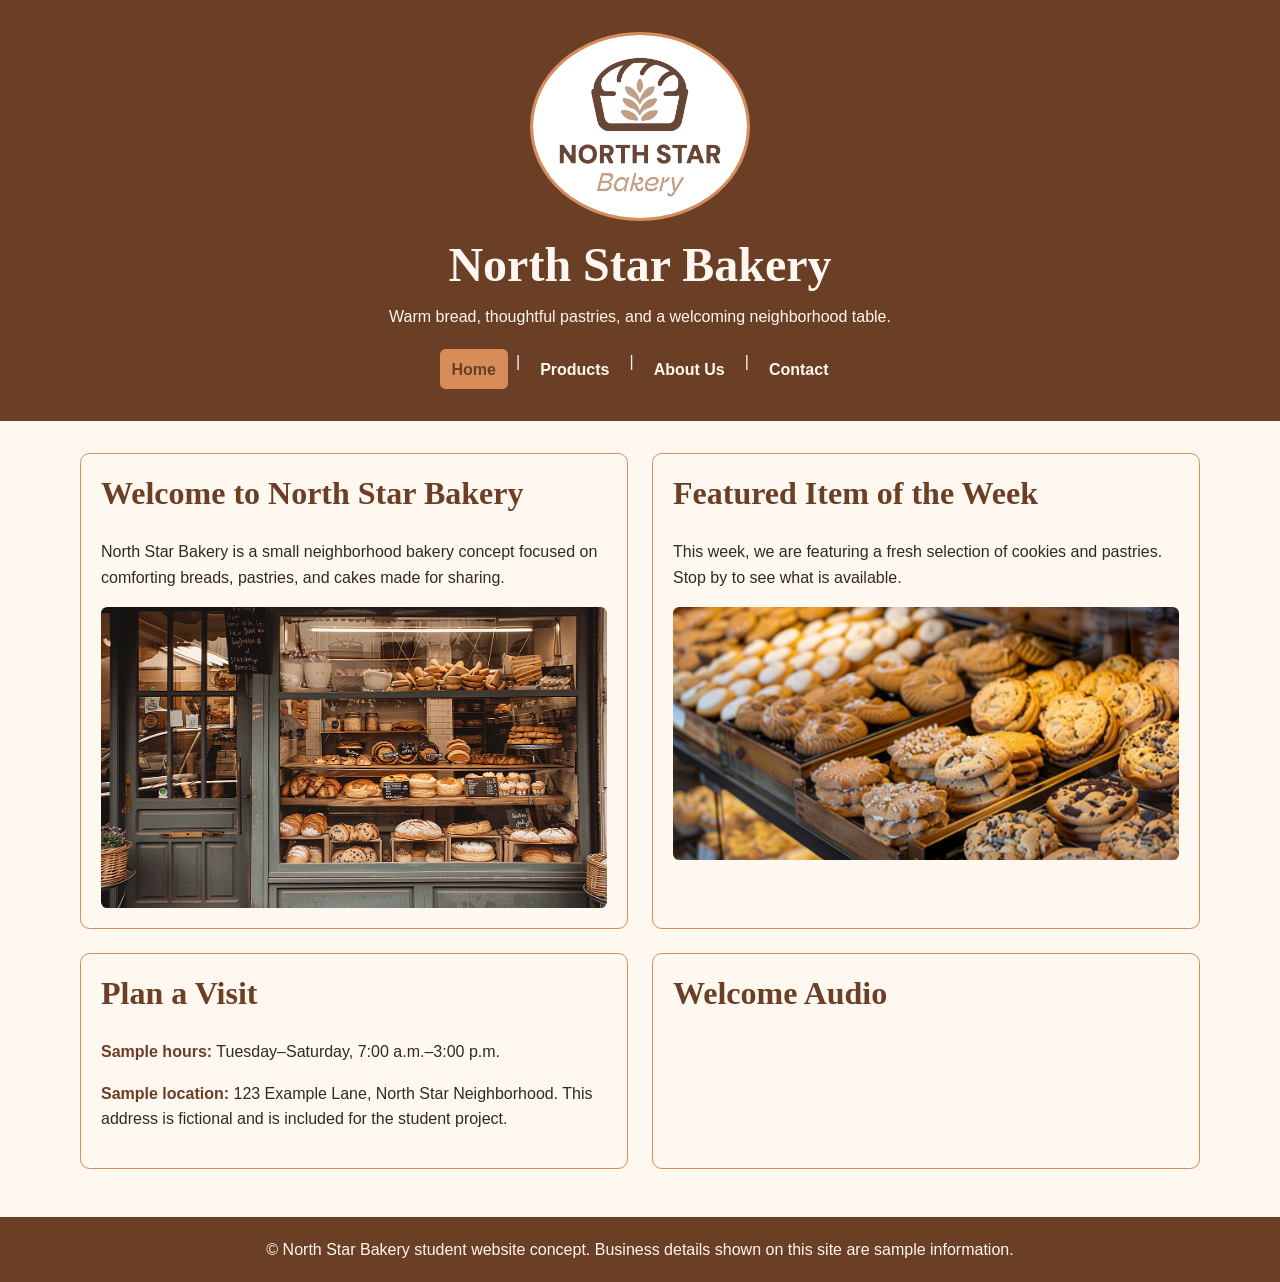
<file: index.html>
<!DOCTYPE html>
<html lang="en">
<head>
  <meta charset="UTF-8">
  <meta name="viewport" content="width=device-width, initial-scale=1.0">
  <title>North Star Bakery | Home</title>
  <link rel="stylesheet" href="style.css">
</head>
<body>
  <header>
    <img src="assets/bakery-logo_c.png" alt="North Star Bakery logo" width="220">
    <h1>North Star Bakery</h1>
    <p>Warm bread, thoughtful pastries, and a welcoming neighborhood table.</p>
    <nav aria-label="Main navigation">
      <a href="index.html" aria-current="page">Home</a> |
      <a href="products.html">Products</a> |
      <a href="about.html">About Us</a> |
      <a href="contact.html">Contact</a>
    </nav>
  </header>

  <main>
    <section>
      <h2>Welcome to North Star Bakery</h2>
      <p>North Star Bakery is a small neighborhood bakery concept focused on comforting breads, pastries, and cakes made for sharing.</p>
      <img src="assets/bakery-storefront_c.png" alt="Front view of the North Star Bakery storefront" width="800">
    </section>

    <section>
      <h2>Featured Item of the Week</h2>
      <p>This week, we are featuring a fresh selection of cookies and pastries. Stop by to see what is available.</p>
      <picture>
        <source media="(max-width: 600px)" srcset="assets/bakery-feature-small_c.png">
        <source media="(min-width: 601px)" srcset="assets/bakery-feature-large_c.png">
        <img src="assets/bakery-feature-large_c.png" alt="Assortment of freshly baked cookies and pastries in wooden display trays" width="1200">
      </picture>
    </section>

    <section>
      <h2>Plan a Visit</h2>
      <p><strong>Sample hours:</strong> Tuesday–Saturday, 7:00 a.m.–3:00 p.m.</p>
      <p><strong>Sample location:</strong> 123 Example Lane, North Star Neighborhood. This address is fictional and is included for the student project.</p>
    </section>

    <section>
      <h2>Welcome Audio</h2>
      <audio controls>
        <source src="assets/bakery-welcome-mixed_c.mp3" type="audio/mpeg">
        Your browser does not support HTML5 audio. The welcome recording is available as part of the website assets.
      </audio>
    </section>
  </main>

  <footer>
    <p>&copy; North Star Bakery student website concept. Business details shown on this site are sample information.</p>
  </footer>
</body>
</html>
</file>
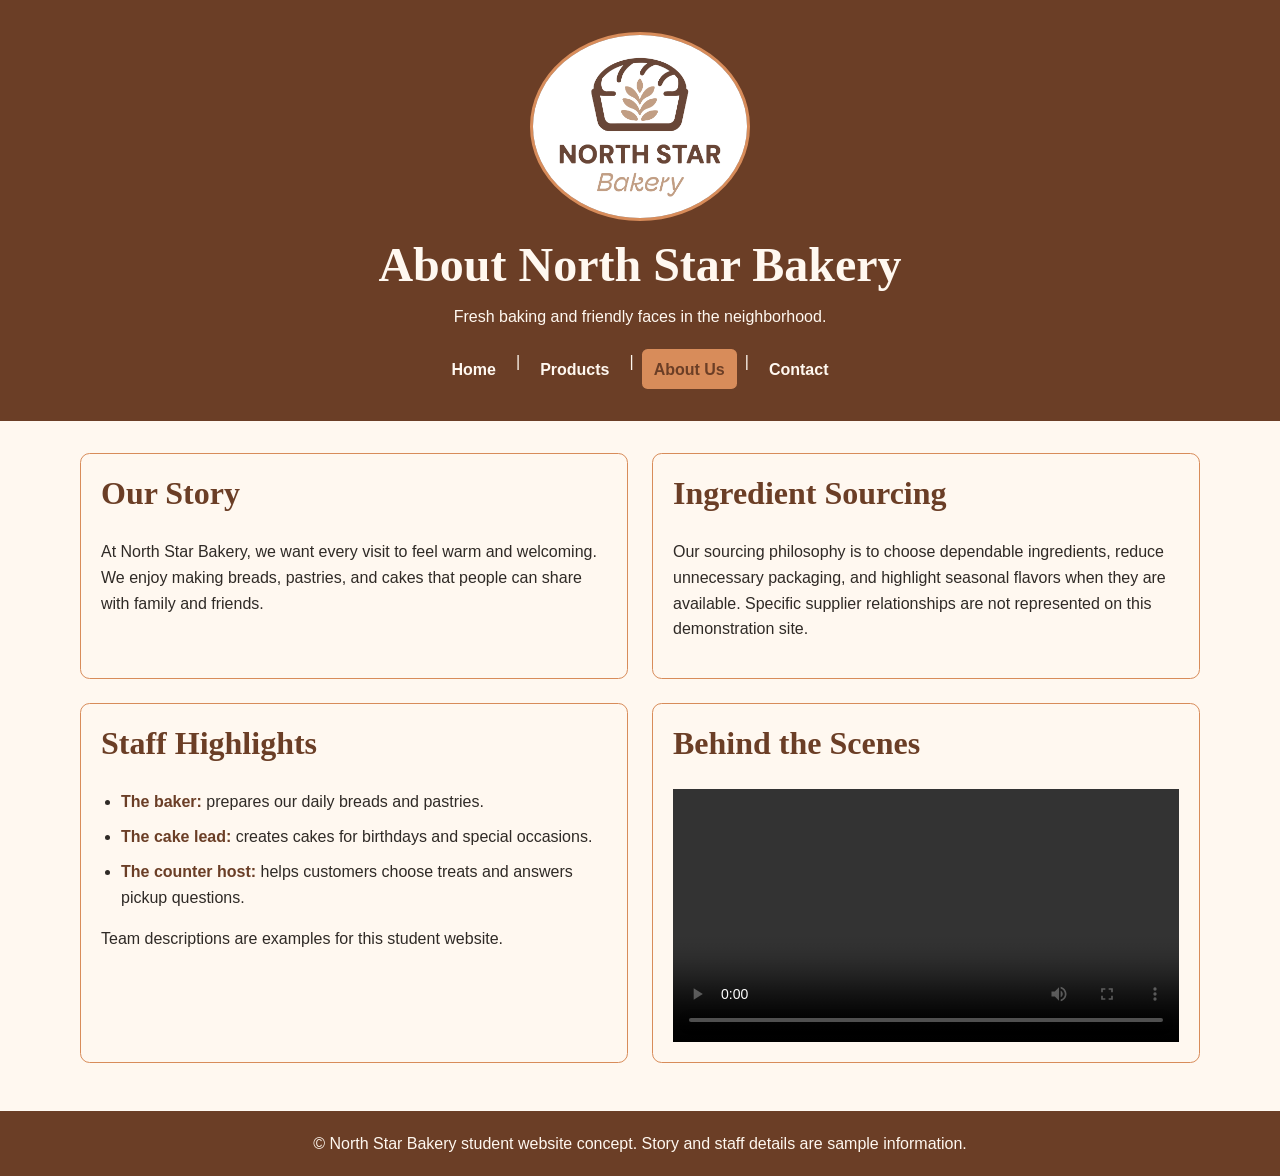
<file: about.html>
<!DOCTYPE html>
<html lang="en">
<head>
  <meta charset="UTF-8">
  <meta name="viewport" content="width=device-width, initial-scale=1.0">
  <title>North Star Bakery | About Us</title>
  <link rel="stylesheet" href="style.css">
</head>
<body>
  <header>
    <img src="assets/bakery-logo_c.png" alt="North Star Bakery logo" width="220">
    <h1>About North Star Bakery</h1>
    <p>Fresh baking and friendly faces in the neighborhood.</p>
    <nav aria-label="Main navigation">
      <a href="index.html">Home</a> |
      <a href="products.html">Products</a> |
      <a href="about.html" aria-current="page">About Us</a> |
      <a href="contact.html">Contact</a>
    </nav>
  </header>

  <main>
    <section>
      <h2>Our Story</h2>
      <p>At North Star Bakery, we want every visit to feel warm and welcoming. We enjoy making breads, pastries, and cakes that people can share with family and friends.</p>
    </section>

    <section>
      <h2>Ingredient Sourcing</h2>
      <p>Our sourcing philosophy is to choose dependable ingredients, reduce unnecessary packaging, and highlight seasonal flavors when they are available. Specific supplier relationships are not represented on this demonstration site.</p>
    </section>

    <section>
      <h2>Staff Highlights</h2>
      <ul>
        <li><strong>The baker:</strong> prepares our daily breads and pastries.</li>
        <li><strong>The cake lead:</strong> creates cakes for birthdays and special occasions.</li>
        <li><strong>The counter host:</strong> helps customers choose treats and answers pickup questions.</li>
      </ul>
      <p>Team descriptions are examples for this student website.</p>
    </section>

    <section>
      <h2>Behind the Scenes</h2>
      <video controls width="800">
        <source src="assets/bakery-behind-scenes_c.mp4" type="video/mp4">
        Your browser does not support HTML5 video. The behind-the-scenes video is available as part of the website assets.
      </video>
    </section>
  </main>

  <footer>
    <p>&copy; North Star Bakery student website concept. Story and staff details are sample information.</p>
  </footer>
</body>
</html>
</file>
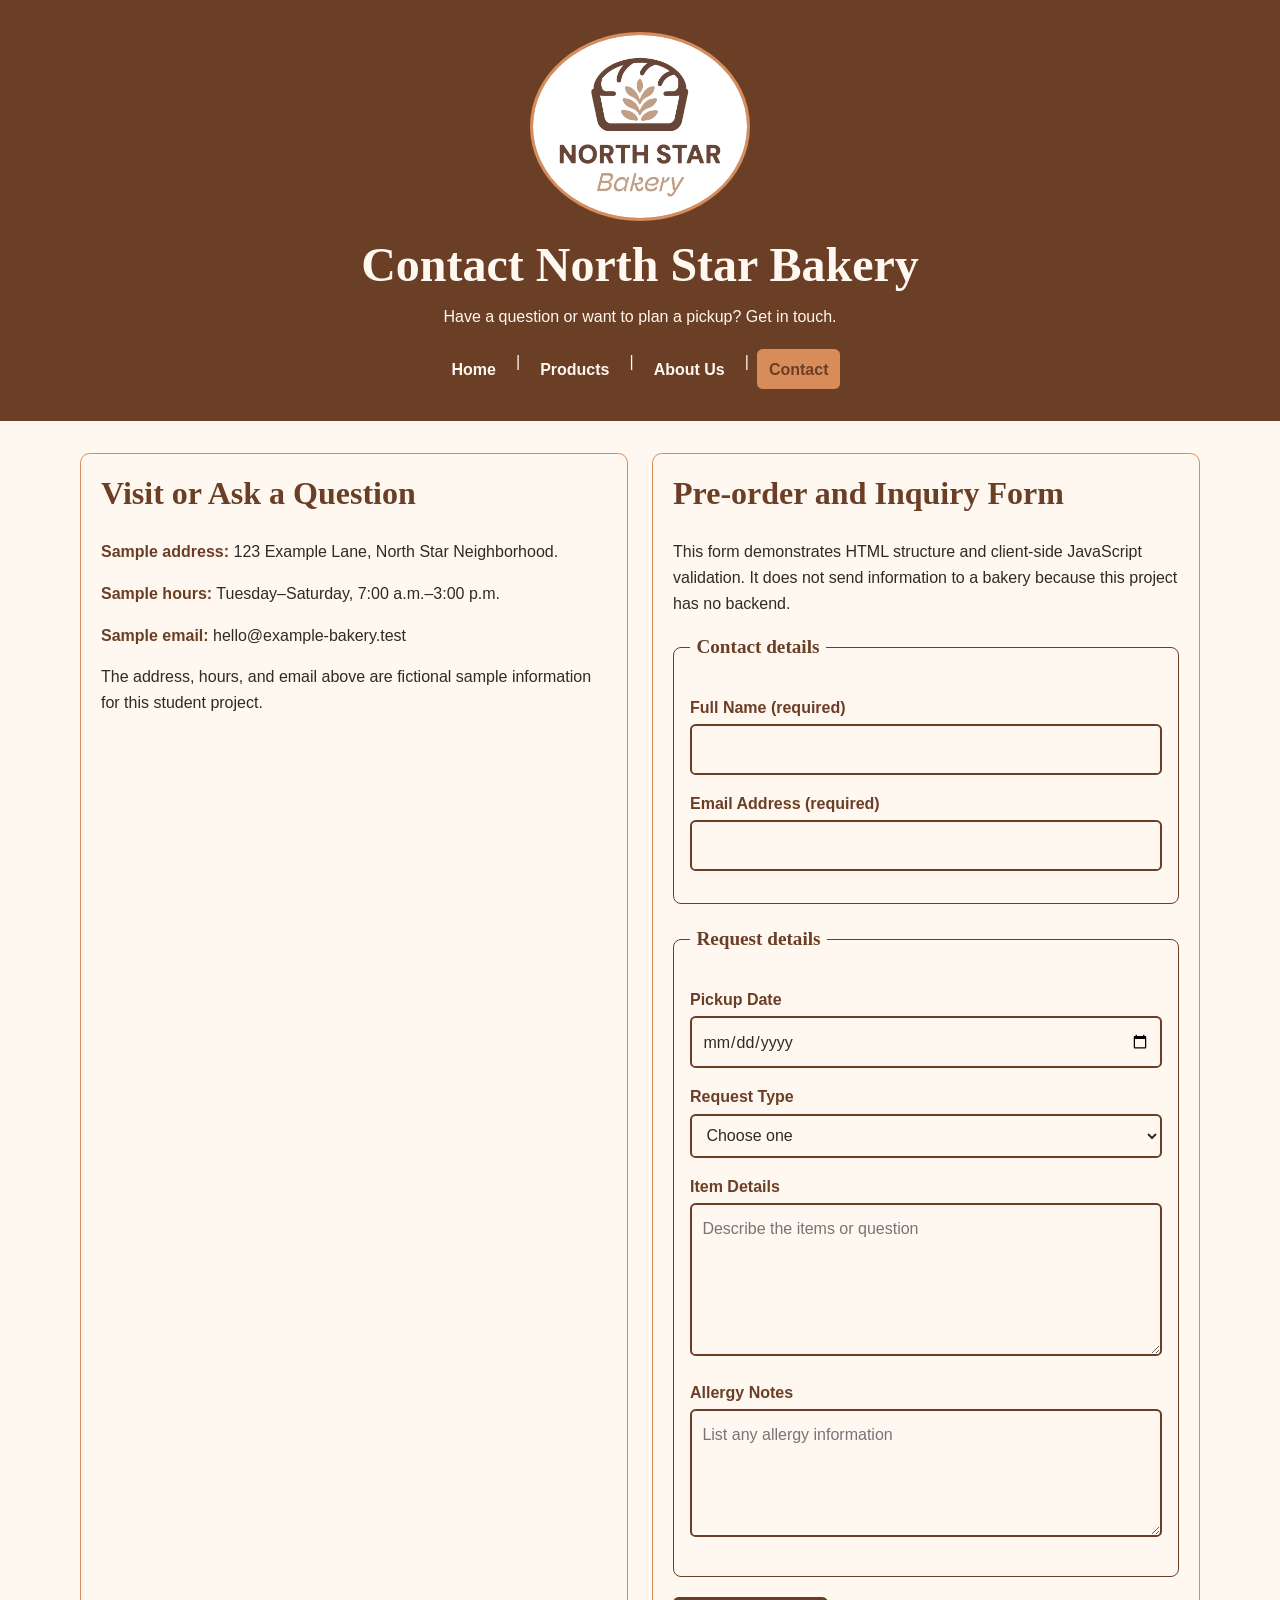
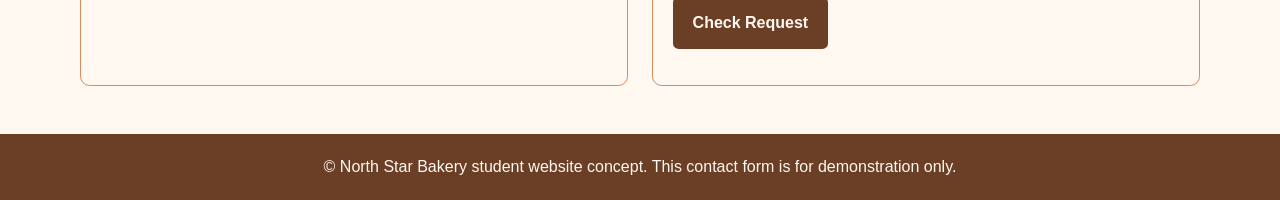
<file: contact.html>
<!DOCTYPE html>
<html lang="en">
<head>
  <meta charset="UTF-8">
  <meta name="viewport" content="width=device-width, initial-scale=1.0">
  <title>North Star Bakery | Contact</title>
  <link rel="stylesheet" href="style.css">
  <script src="script.js" defer></script>
</head>
<body>
  <header>
    <img src="assets/bakery-logo_c.png" alt="North Star Bakery logo" width="220">
    <h1>Contact North Star Bakery</h1>
    <p>Have a question or want to plan a pickup? Get in touch.</p>
    <nav aria-label="Main navigation">
      <a href="index.html">Home</a> |
      <a href="products.html">Products</a> |
      <a href="about.html">About Us</a> |
      <a href="contact.html" aria-current="page">Contact</a>
    </nav>
  </header>

  <main>
    <section>
      <h2>Visit or Ask a Question</h2>
      <p><strong>Sample address:</strong> 123 Example Lane, North Star Neighborhood.</p>
      <p><strong>Sample hours:</strong> Tuesday–Saturday, 7:00 a.m.–3:00 p.m.</p>
      <p><strong>Sample email:</strong> hello@example-bakery.test</p>
      <p>The address, hours, and email above are fictional sample information for this student project.</p>
    </section>

    <section>
      <h2>Pre-order and Inquiry Form</h2>
      <p>This form demonstrates HTML structure and client-side JavaScript validation. It does not send information to a bakery because this project has no backend.</p>
      <form id="bakery-contact-form" action="#" method="get">
        <fieldset>
          <legend>Contact details</legend>

          <p>
            <label for="full-name">Full Name (required)</label><br>
            <input type="text" id="full-name" name="full-name" required autocomplete="name" aria-describedby="full-name-error">
            <small class="field-error" id="full-name-error" role="alert"></small>
          </p>

          <p>
            <label for="email">Email Address (required)</label><br>
            <input type="email" id="email" name="email" required autocomplete="email" aria-describedby="email-error">
            <small class="field-error" id="email-error" role="alert"></small>
          </p>
        </fieldset>

        <fieldset>
          <legend>Request details</legend>

          <p>
            <label for="pickup-date">Pickup Date</label><br>
            <input type="date" id="pickup-date" name="pickup-date">
          </p>

          <p>
            <label for="request-type">Request Type</label><br>
            <select id="request-type" name="request-type" required>
              <option value="">Choose one</option>
              <option value="pre-order">Pre-order question</option>
              <option value="custom-cake">Custom cake inquiry</option>
              <option value="general">General question</option>
            </select>
          </p>

          <p>
            <label for="item-details">Item Details</label><br>
            <textarea id="item-details" name="item-details" rows="5" cols="40" minlength="10" required placeholder="Describe the items or question" aria-describedby="item-details-error"></textarea>
            <small class="field-error" id="item-details-error" role="alert"></small>
          </p>

          <p>
            <label for="allergy-notes">Allergy Notes</label><br>
            <textarea id="allergy-notes" name="allergy-notes" rows="4" cols="40" placeholder="List any allergy information"></textarea>
          </p>
        </fieldset>

        <p><button type="submit">Check Request</button></p>
        <p id="form-message" role="status" aria-live="polite"></p>
      </form>
    </section>
  </main>

  <footer>
    <p>&copy; North Star Bakery student website concept. This contact form is for demonstration only.</p>
  </footer>
</body>
</html>
</file>
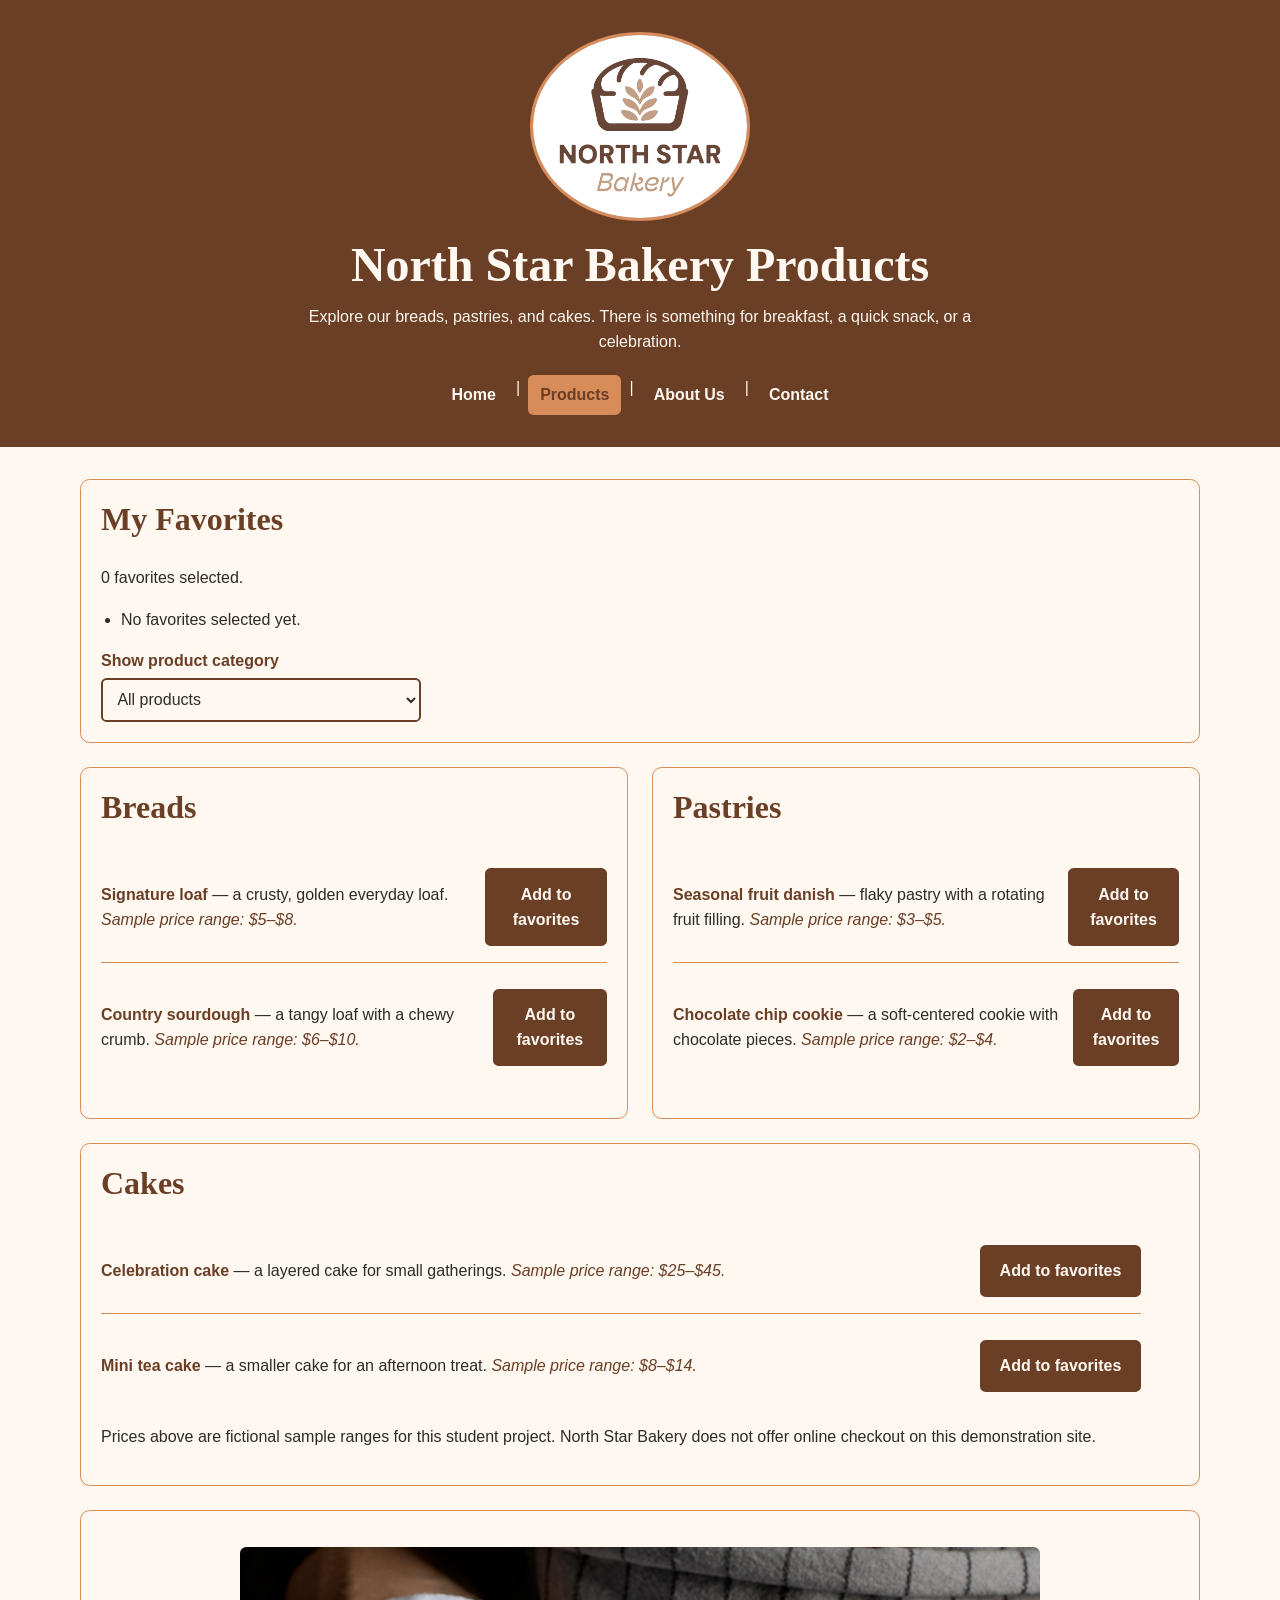
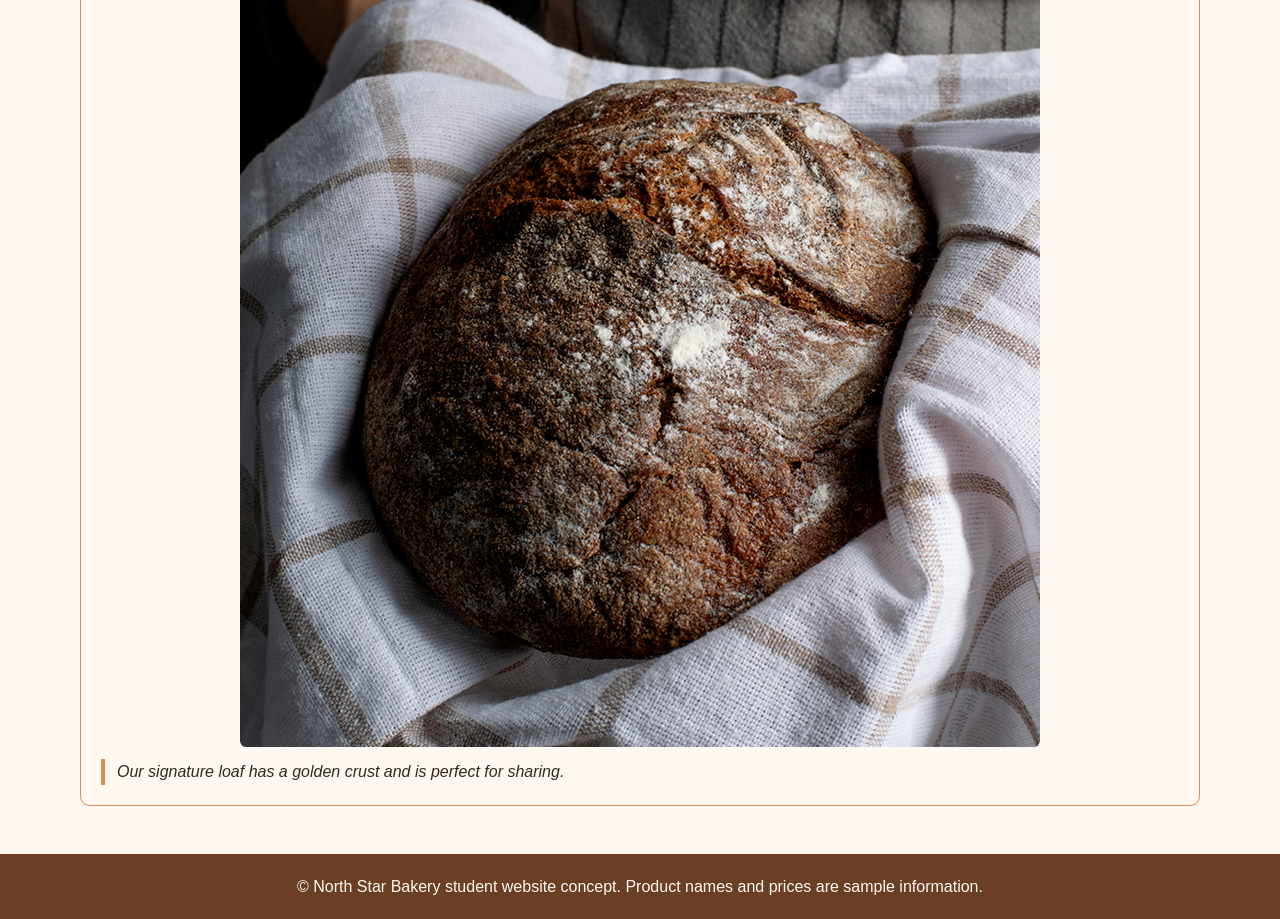
<file: products.html>
<!DOCTYPE html>
<html lang="en">
<head>
  <meta charset="UTF-8">
  <meta name="viewport" content="width=device-width, initial-scale=1.0">
  <title>North Star Bakery | Products</title>
  <link rel="stylesheet" href="style.css">
  <script src="script.js" defer></script>
</head>
<body>
  <header>
    <img src="assets/bakery-logo_c.png" alt="North Star Bakery logo" width="220">
    <h1>North Star Bakery Products</h1>
    <p>Explore our breads, pastries, and cakes. There is something for breakfast, a quick snack, or a celebration.</p>
    <nav aria-label="Main navigation">
      <a href="index.html">Home</a> |
      <a href="products.html" aria-current="page">Products</a> |
      <a href="about.html">About Us</a> |
      <a href="contact.html">Contact</a>
    </nav>
  </header>

  <main data-products-page>
    <section class="products-controls" aria-labelledby="favorites-heading">
      <h2 id="favorites-heading">My Favorites</h2>
      <p id="favorite-count" aria-live="polite">0 favorites selected.</p>
      <ul id="favorite-list" aria-label="Selected favorite products">
        <li>No favorites selected yet.</li>
      </ul>
      <p id="favorite-status" role="status" aria-live="polite"></p>

      <label for="category-filter">Show product category</label><br>
      <select id="category-filter" name="category-filter">
        <option value="all">All products</option>
        <option value="breads">Breads</option>
        <option value="pastries">Pastries</option>
        <option value="cakes">Cakes</option>
      </select>
    </section>

    <section data-product-section data-category="breads">
      <h2>Breads</h2>
      <ul class="product-list">
        <li class="product-item" data-product-id="signature-loaf">
          <span><strong>Signature loaf</strong> — a crusty, golden everyday loaf. <em>Sample price range: $5–$8.</em></span>
          <button type="button" class="favorite-button" data-product-id="signature-loaf" aria-pressed="false">Add to favorites</button>
        </li>
        <li class="product-item" data-product-id="country-sourdough">
          <span><strong>Country sourdough</strong> — a tangy loaf with a chewy crumb. <em>Sample price range: $6–$10.</em></span>
          <button type="button" class="favorite-button" data-product-id="country-sourdough" aria-pressed="false">Add to favorites</button>
        </li>
      </ul>
    </section>

    <section data-product-section data-category="pastries">
      <h2>Pastries</h2>
      <ul class="product-list">
        <li class="product-item" data-product-id="seasonal-fruit-danish">
          <span><strong>Seasonal fruit danish</strong> — flaky pastry with a rotating fruit filling. <em>Sample price range: $3–$5.</em></span>
          <button type="button" class="favorite-button" data-product-id="seasonal-fruit-danish" aria-pressed="false">Add to favorites</button>
        </li>
        <li class="product-item" data-product-id="chocolate-chip-cookie">
          <span><strong>Chocolate chip cookie</strong> — a soft-centered cookie with chocolate pieces. <em>Sample price range: $2–$4.</em></span>
          <button type="button" class="favorite-button" data-product-id="chocolate-chip-cookie" aria-pressed="false">Add to favorites</button>
        </li>
      </ul>
    </section>

    <section data-product-section data-category="cakes">
      <h2>Cakes</h2>
      <ul class="product-list">
        <li class="product-item" data-product-id="celebration-cake">
          <span><strong>Celebration cake</strong> — a layered cake for small gatherings. <em>Sample price range: $25–$45.</em></span>
          <button type="button" class="favorite-button" data-product-id="celebration-cake" aria-pressed="false">Add to favorites</button>
        </li>
        <li class="product-item" data-product-id="mini-tea-cake">
          <span><strong>Mini tea cake</strong> — a smaller cake for an afternoon treat. <em>Sample price range: $8–$14.</em></span>
          <button type="button" class="favorite-button" data-product-id="mini-tea-cake" aria-pressed="false">Add to favorites</button>
        </li>
      </ul>
      <p>Prices above are fictional sample ranges for this student project. North Star Bakery does not offer online checkout on this demonstration site.</p>
    </section>

    <figure>
      <img src="assets/bakery-signature-loaf_c.png" alt="North Star Bakery signature loaf on a serving surface" width="800">
      <figcaption>Our signature loaf has a golden crust and is perfect for sharing.</figcaption>
    </figure>
  </main>

  <footer>
    <p>&copy; North Star Bakery student website concept. Product names and prices are sample information.</p>
  </footer>
</body>
</html>
</file>
<file: style.css>
:root {
  --cream: #FFF8F0;
  --brown: #6B3E26;
  --peach: #D88C5A;
  --charcoal: #2F2A26;
}

* {
  box-sizing: border-box;
}

html {
  overflow-x: hidden;
}

body {
  margin: 0;
  background: var(--cream);
  color: var(--charcoal);
  font-family: Arial, sans-serif;
  font-size: 1rem;
  line-height: 1.6;
}

header {
  padding: 1.5rem 1rem;
  background: var(--brown);
  color: var(--cream);
  text-align: center;
}

header img {
  display: block;
  width: min(220px, 70vw);
  height: auto;
  margin: 0 auto 1rem;
  border: 3px solid var(--peach);
  border-radius: 50%;
}

h1,
h2,
legend {
  font-family: Georgia, serif;
}

h1 {
  margin: 0;
  color: var(--cream);
  font-size: clamp(2rem, 8vw, 3rem);
  line-height: 1.15;
}

header p {
  max-width: 42rem;
  margin: 0.75rem auto 1.25rem;
}

nav {
  display: flex;
  flex-wrap: wrap;
  justify-content: center;
  gap: 0.5rem;
}

nav a {
  display: inline-block;
  padding: 0.45rem 0.75rem;
  border-radius: 0.35rem;
  color: var(--cream);
  font-weight: bold;
  text-decoration: none;
}

nav a:hover,
nav a[aria-current="page"] {
  background: var(--peach);
  color: var(--brown);
}

a:focus-visible,
button:focus-visible,
input:focus-visible,
select:focus-visible,
textarea:focus-visible {
  outline: 3px solid var(--peach);
  outline-offset: 3px;
}

main {
  display: flex;
  flex-direction: column;
  gap: 1.25rem;
  width: min(100% - 2rem, 70rem);
  margin: 0 auto;
  padding: 1.25rem 0 2rem;
}

main > section,
figure {
  margin: 0;
  padding: 1.25rem;
  border: 1px solid var(--peach);
  border-radius: 0.6rem;
}

h2 {
  margin-top: 0;
  color: var(--brown);
  font-size: clamp(1.45rem, 4vw, 2rem);
  line-height: 1.2;
}

p,
ul {
  max-width: 65rem;
}

ul {
  padding-left: 1.25rem;
}

.product-list {
  padding-left: 0;
  list-style: none;
}

.product-item {
  display: flex;
  flex-direction: column;
  gap: 0.75rem;
  padding: 1rem 0;
  border-bottom: 1px solid var(--peach);
}

.product-item:last-child {
  border-bottom: 0;
}

li + li {
  margin-top: 0.6rem;
}

strong {
  color: var(--brown);
}

em {
  color: var(--brown);
}

img,
picture {
  display: block;
  max-width: 100%;
  height: auto;
}

section > img,
section > picture img,
figure img {
  margin: 1rem auto 0;
  border-radius: 0.4rem;
}

figcaption {
  margin-top: 0.75rem;
  padding-left: 0.75rem;
  border-left: 4px solid var(--peach);
  font-style: italic;
}

audio,
video {
  display: block;
  width: 100%;
  max-width: 50rem;
  height: auto;
  margin-top: 1rem;
}

form {
  max-width: 48rem;
}

fieldset {
  margin: 0 0 1.25rem;
  padding: 1rem;
  border: 1px solid var(--brown);
  border-radius: 0.5rem;
}

legend {
  padding: 0 0.4rem;
  color: var(--brown);
  font-size: 1.2rem;
  font-weight: bold;
}

label {
  display: inline-block;
  margin-bottom: 0.25rem;
  color: var(--brown);
  font-weight: bold;
}

input,
select,
textarea {
  width: 100%;
  max-width: 36rem;
  padding: 0.65rem;
  border: 2px solid var(--brown);
  border-radius: 0.35rem;
  background: var(--cream);
  color: var(--charcoal);
  font: inherit;
}

textarea {
  min-height: 7rem;
  resize: vertical;
}

button {
  padding: 0.7rem 1.1rem;
  border: 2px solid var(--brown);
  border-radius: 0.35rem;
  background: var(--brown);
  color: var(--cream);
  font: inherit;
  font-weight: bold;
  cursor: pointer;
}

button:hover {
  background: var(--peach);
  color: var(--brown);
}

.products-controls select {
  max-width: 20rem;
}

.field-error {
  display: block;
  min-height: 1.6rem;
  color: var(--brown);
  font-weight: bold;
}

.field-error:empty {
  min-height: 0;
}

#form-message,
#favorite-status {
  color: var(--brown);
  font-weight: bold;
}

[hidden] {
  display: none;
}

footer {
  padding: 1.25rem 1rem;
  background: var(--brown);
  color: var(--cream);
  text-align: center;
}

footer p {
  margin: 0 auto;
}

@media (min-width: 48rem) {
  header {
    padding: 2rem;
  }

  main {
    flex-direction: row;
    flex-wrap: wrap;
    gap: 1.5rem;
    padding: 2rem 0 3rem;
  }

  main > section {
    flex: 1 1 calc(50% - 1.5rem);
    min-width: 20rem;
  }

  .products-controls {
    flex-basis: 100%;
  }

  .product-item {
    flex-direction: row;
    align-items: center;
    justify-content: space-between;
  }

  main > figure {
    flex: 1 1 100%;
  }
}
</file>
